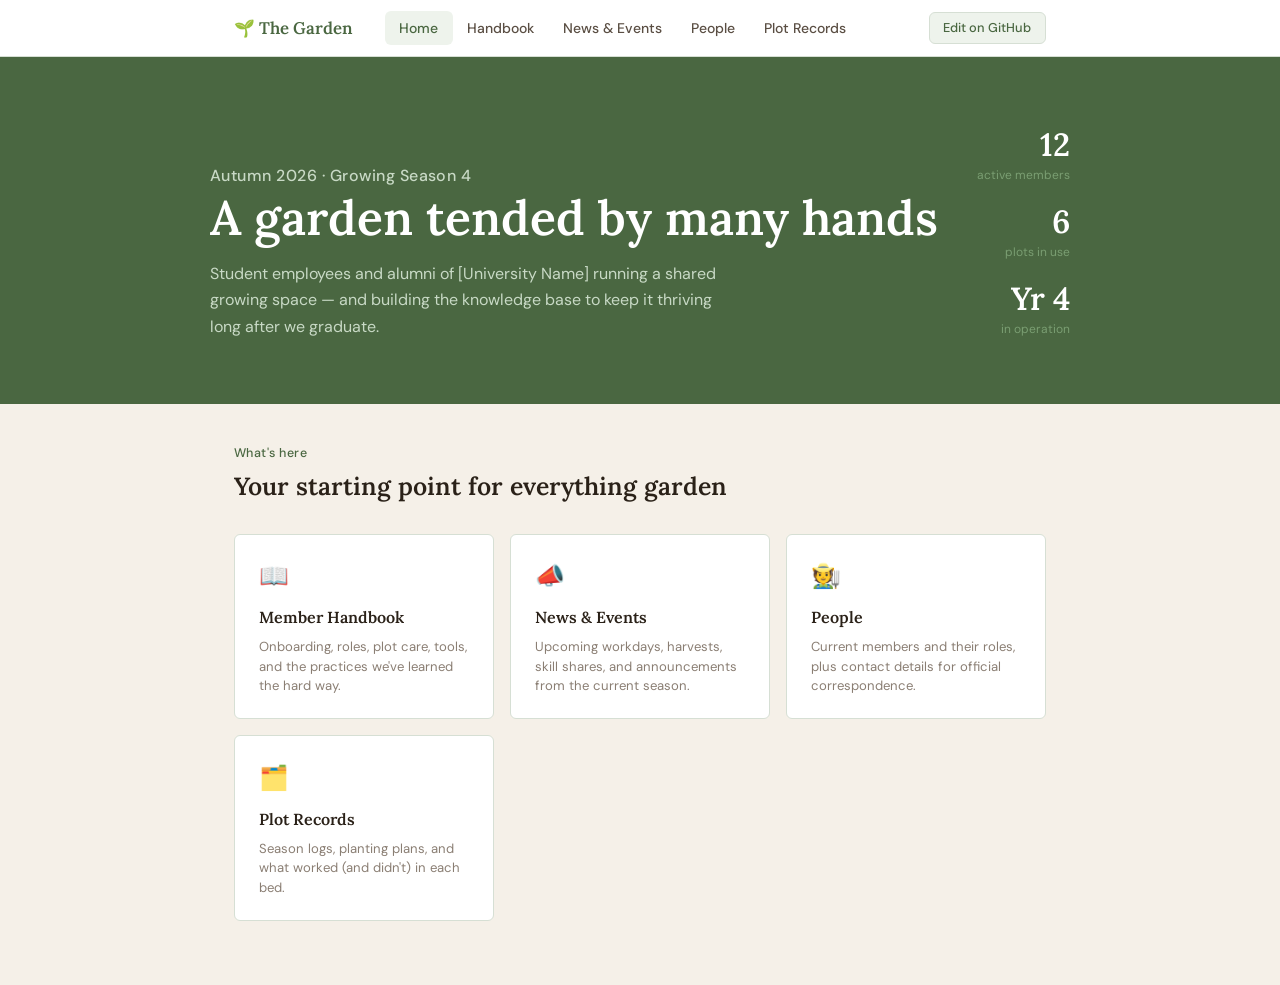
<file: index.html>
<!DOCTYPE html>
<html lang="en">
<head>
<meta charset="UTF-8">
<meta name="viewport" content="width=device-width, initial-scale=1, viewport-fit=cover">
<title>The Garden — Community Growing Project</title>
<link rel="icon" href="data:image/svg+xml,<svg xmlns='http://www.w3.org/2000/svg' viewBox='0 0 100 100'><text y='.9em' font-size='90'>🌱</text></svg>">
<link href="https://fonts.googleapis.com/css2?family=Lora:ital,wght@0,400;0,600;1,400&family=DM+Sans:wght@400;500&display=swap" rel="stylesheet">
<link rel="stylesheet" href="assets/css/site.css">
</head>
<body>
<nav>
  <div class="nav-inner">
    <a class="nav-logo" href="index.html">🌱 The Garden</a>
    <ul class="nav-links">
      <li><a href="index.html" class="active">Home</a></li>
      <li><a href="pages/handbook.html">Handbook</a></li>
      <li><a href="pages/news.html">News &amp; Events</a></li>
      <li><a href="pages/people.html">People</a></li>
      <li><a href="pages/plot-records.html">Plot Records</a></li>
    </ul>
    <a class="nav-cta" href="https://github.com/your-org/community-garden" target="_blank" rel="noopener">Edit on GitHub</a>
  </div>
</nav>
<main>
<div class="hero">
    <div class="hero-inner">
      <div>
        <p class="hero-season">Autumn 2026 · Growing Season 4</p>
        <h1>A garden tended by many hands</h1>
        <p>Student employees and alumni of [University Name] running a shared growing space — and building the knowledge base to keep it thriving long after we graduate.</p>
      </div>
      <div class="hero-stat-block">
        <div class="hero-stat"><strong>12</strong><span>active members</span></div>
        <div class="hero-stat"><strong>6</strong><span>plots in use</span></div>
        <div class="hero-stat"><strong>Yr 4</strong><span>in operation</span></div>
      </div>
    </div>
  </div>

  <div class="content">
    <p class="section-label">What's here</p>
    <h2>Your starting point for everything garden</h2>
    <div class="card-grid">
      <a class="card" href="pages/handbook.html">
        <div class="card-icon">📖</div>
        <h3>Member Handbook</h3>
        <p>Onboarding, roles, plot care, tools, and the practices we've learned the hard way.</p>
      </a>
      <a class="card" href="pages/news.html">
        <div class="card-icon">📣</div>
        <h3>News &amp; Events</h3>
        <p>Upcoming workdays, harvests, skill shares, and announcements from the current season.</p>
      </a>
      <a class="card" href="pages/people.html">
        <div class="card-icon">🧑‍🌾</div>
        <h3>People</h3>
        <p>Current members and their roles, plus contact details for official correspondence.</p>
      </a>
      <a class="card" href="pages/plot-records.html">
        <div class="card-icon">🗂️</div>
        <h3>Plot Records</h3>
        <p>Season logs, planting plans, and what worked (and didn't) in each bed.</p>
      </a>
    </div>
  </div>
</main>
</body>
</html>
</file>
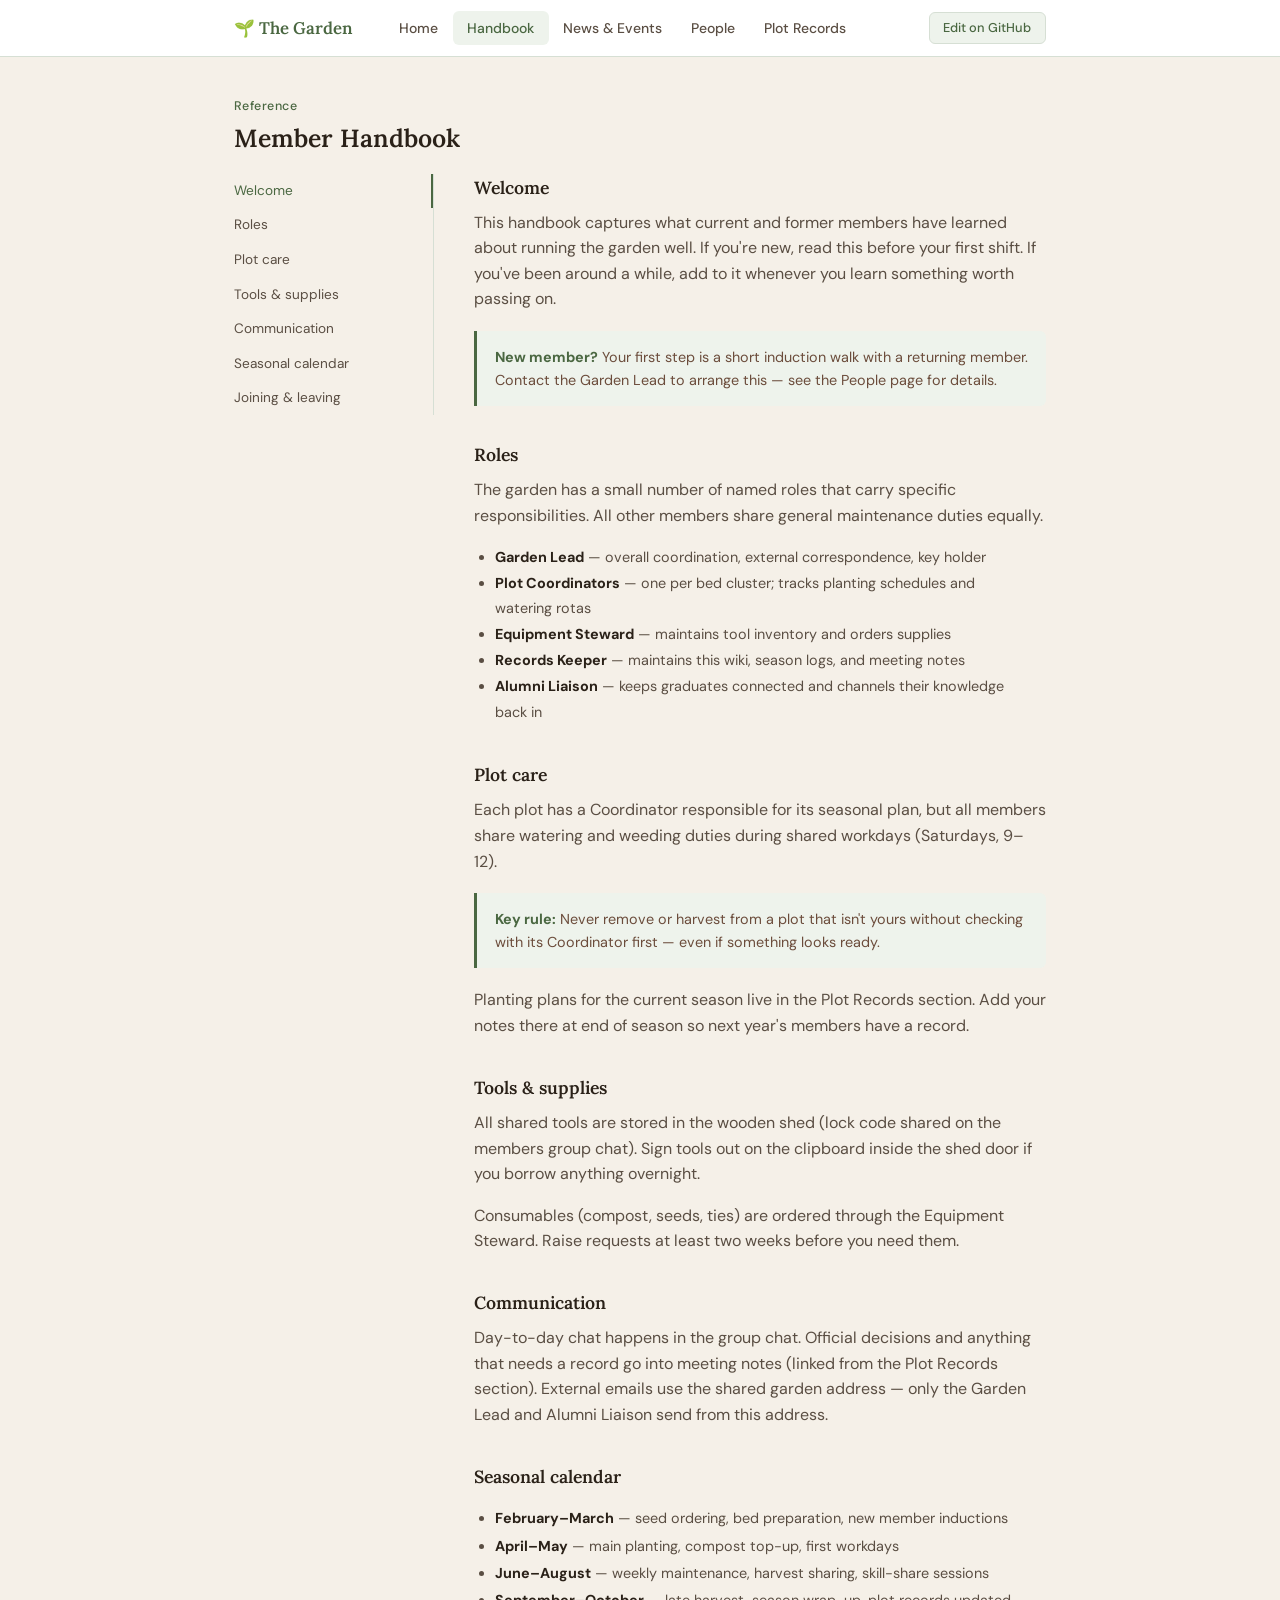
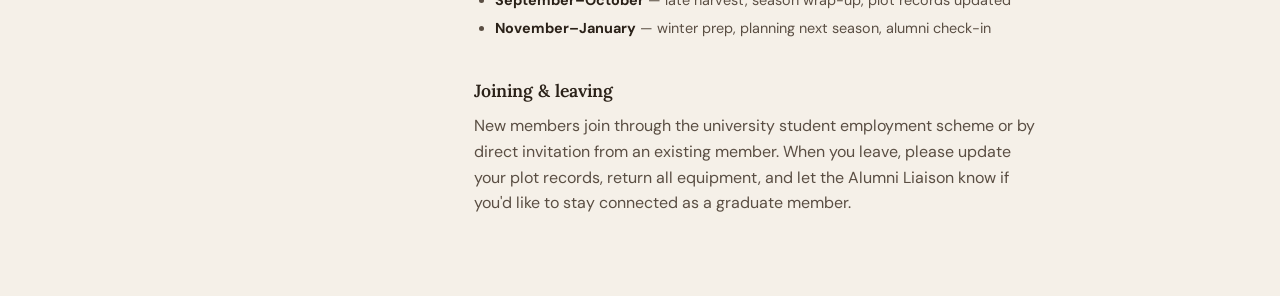
<file: pages/handbook.html>
<!DOCTYPE html>
<html lang="en">
<head>
<meta charset="UTF-8">
<meta name="viewport" content="width=device-width, initial-scale=1, viewport-fit=cover">
<title>The Garden — Community Growing Project</title>
<link rel="icon" href="data:image/svg+xml,<svg xmlns='http://www.w3.org/2000/svg' viewBox='0 0 100 100'><text y='.9em' font-size='90'>🌱</text></svg>">
<link href="https://fonts.googleapis.com/css2?family=Lora:ital,wght@0,400;0,600;1,400&family=DM+Sans:wght@400;500&display=swap" rel="stylesheet">
<link rel="stylesheet" href="../assets/css/site.css">
</head>
<body>
<nav>
  <div class="nav-inner">
    <a class="nav-logo" href="../index.html">🌱 The Garden</a>
    <ul class="nav-links">
      <li><a href="../index.html">Home</a></li>
      <li><a href="handbook.html" class="active">Handbook</a></li>
      <li><a href="news.html">News &amp; Events</a></li>
      <li><a href="people.html">People</a></li>
      <li><a href="plot-records.html">Plot Records</a></li>
    </ul>
    <a class="nav-cta" href="https://github.com/your-org/community-garden" target="_blank" rel="noopener">Edit on GitHub</a>
  </div>
</nav>
<main>
<div class="content">
    <p class="section-label">Reference</p>
    <h2>Member Handbook</h2>

    <div class="handbook-layout">
      <ul class="handbook-nav">
        <li><a href="#welcome" class="active">Welcome</a></li>
        <li><a href="#roles">Roles</a></li>
        <li><a href="#plots">Plot care</a></li>
        <li><a href="#tools">Tools &amp; supplies</a></li>
        <li><a href="#comms">Communication</a></li>
        <li><a href="#seasons">Seasonal calendar</a></li>
        <li><a href="#joining">Joining &amp; leaving</a></li>
      </ul>

      <div class="handbook-body">
        <h3 id="welcome">Welcome</h3>
        <p>This handbook captures what current and former members have learned about running the garden well. If you're new, read this before your first shift. If you've been around a while, add to it whenever you learn something worth passing on.</p>
        <div class="callout"><strong>New member?</strong> Your first step is a short induction walk with a returning member. Contact the Garden Lead to arrange this — see the People page for details.</div>

        <h3 id="roles">Roles</h3>
        <p>The garden has a small number of named roles that carry specific responsibilities. All other members share general maintenance duties equally.</p>
        <ul style="color:var(--text-mid); font-size:0.9rem; padding-left:1.3rem; max-width:55ch; line-height:1.8;">
          <li><strong style="color:var(--text)">Garden Lead</strong> — overall coordination, external correspondence, key holder</li>
          <li><strong style="color:var(--text)">Plot Coordinators</strong> — one per bed cluster; tracks planting schedules and watering rotas</li>
          <li><strong style="color:var(--text)">Equipment Steward</strong> — maintains tool inventory and orders supplies</li>
          <li><strong style="color:var(--text)">Records Keeper</strong> — maintains this wiki, season logs, and meeting notes</li>
          <li><strong style="color:var(--text)">Alumni Liaison</strong> — keeps graduates connected and channels their knowledge back in</li>
        </ul>

        <h3 id="plots">Plot care</h3>
        <p>Each plot has a Coordinator responsible for its seasonal plan, but all members share watering and weeding duties during shared workdays (Saturdays, 9–12).</p>
        <div class="callout"><strong>Key rule:</strong> Never remove or harvest from a plot that isn't yours without checking with its Coordinator first — even if something looks ready.</div>
        <p>Planting plans for the current season live in the Plot Records section. Add your notes there at end of season so next year's members have a record.</p>

        <h3 id="tools">Tools &amp; supplies</h3>
        <p>All shared tools are stored in the wooden shed (lock code shared on the members group chat). Sign tools out on the clipboard inside the shed door if you borrow anything overnight.</p>
        <p>Consumables (compost, seeds, ties) are ordered through the Equipment Steward. Raise requests at least two weeks before you need them.</p>

        <h3 id="comms">Communication</h3>
        <p>Day-to-day chat happens in the group chat. Official decisions and anything that needs a record go into meeting notes (linked from the Plot Records section). External emails use the shared garden address — only the Garden Lead and Alumni Liaison send from this address.</p>

        <h3 id="seasons">Seasonal calendar</h3>
        <ul style="color:var(--text-mid); font-size:0.9rem; padding-left:1.3rem; max-width:55ch; line-height:1.9;">
          <li><strong style="color:var(--text)">February–March</strong> — seed ordering, bed preparation, new member inductions</li>
          <li><strong style="color:var(--text)">April–May</strong> — main planting, compost top-up, first workdays</li>
          <li><strong style="color:var(--text)">June–August</strong> — weekly maintenance, harvest sharing, skill-share sessions</li>
          <li><strong style="color:var(--text)">September–October</strong> — late harvest, season wrap-up, plot records updated</li>
          <li><strong style="color:var(--text)">November–January</strong> — winter prep, planning next season, alumni check-in</li>
        </ul>

        <h3 id="joining">Joining &amp; leaving</h3>
        <p>New members join through the university student employment scheme or by direct invitation from an existing member. When you leave, please update your plot records, return all equipment, and let the Alumni Liaison know if you'd like to stay connected as a graduate member.</p>
      </div>
    </div>
  </div>
</main>
</body>
</html>
</file>
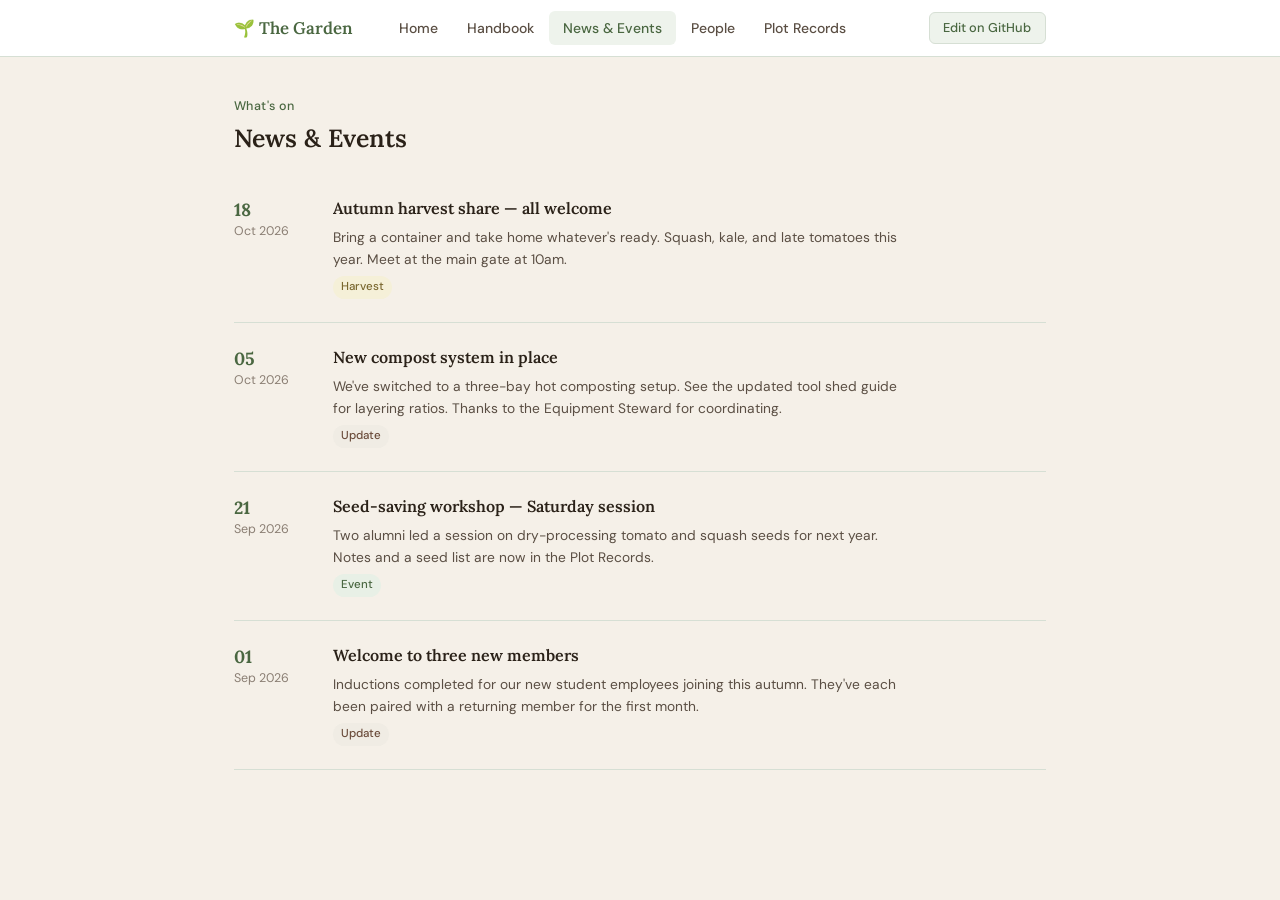
<file: pages/news.html>
<!DOCTYPE html>
<html lang="en">
<head>
<meta charset="UTF-8">
<meta name="viewport" content="width=device-width, initial-scale=1, viewport-fit=cover">
<title>The Garden — Community Growing Project</title>
<link rel="icon" href="data:image/svg+xml,<svg xmlns='http://www.w3.org/2000/svg' viewBox='0 0 100 100'><text y='.9em' font-size='90'>🌱</text></svg>">
<link href="https://fonts.googleapis.com/css2?family=Lora:ital,wght@0,400;0,600;1,400&family=DM+Sans:wght@400;500&display=swap" rel="stylesheet">
<link rel="stylesheet" href="../assets/css/site.css">
</head>
<body>
<nav>
  <div class="nav-inner">
    <a class="nav-logo" href="../index.html">🌱 The Garden</a>
    <ul class="nav-links">
      <li><a href="../index.html">Home</a></li>
      <li><a href="handbook.html">Handbook</a></li>
      <li><a href="news.html" class="active">News &amp; Events</a></li>
      <li><a href="people.html">People</a></li>
      <li><a href="plot-records.html">Plot Records</a></li>
    </ul>
    <a class="nav-cta" href="https://github.com/your-org/community-garden" target="_blank" rel="noopener">Edit on GitHub</a>
  </div>
</nav>
<main>
<div class="content">
    <p class="section-label">What's on</p>
    <h2>News &amp; Events</h2>

    <ul class="news-list">
      <li class="news-item">
        <div class="news-date"><strong>18</strong>Oct 2026</div>
        <div>
          <h4>Autumn harvest share — all welcome</h4>
          <p>Bring a container and take home whatever's ready. Squash, kale, and late tomatoes this year. Meet at the main gate at 10am.</p>
          <span class="tag tag-harvest">Harvest</span>
        </div>
      </li>
      <li class="news-item">
        <div class="news-date"><strong>05</strong>Oct 2026</div>
        <div>
          <h4>New compost system in place</h4>
          <p>We've switched to a three-bay hot composting setup. See the updated tool shed guide for layering ratios. Thanks to the Equipment Steward for coordinating.</p>
          <span class="tag tag-update">Update</span>
        </div>
      </li>
      <li class="news-item">
        <div class="news-date"><strong>21</strong>Sep 2026</div>
        <div>
          <h4>Seed-saving workshop — Saturday session</h4>
          <p>Two alumni led a session on dry-processing tomato and squash seeds for next year. Notes and a seed list are now in the Plot Records.</p>
          <span class="tag tag-event">Event</span>
        </div>
      </li>
      <li class="news-item">
        <div class="news-date"><strong>01</strong>Sep 2026</div>
        <div>
          <h4>Welcome to three new members</h4>
          <p>Inductions completed for our new student employees joining this autumn. They've each been paired with a returning member for the first month.</p>
          <span class="tag tag-update">Update</span>
        </div>
      </li>
    </ul>
  </div>
</main>
</body>
</html>
</file>
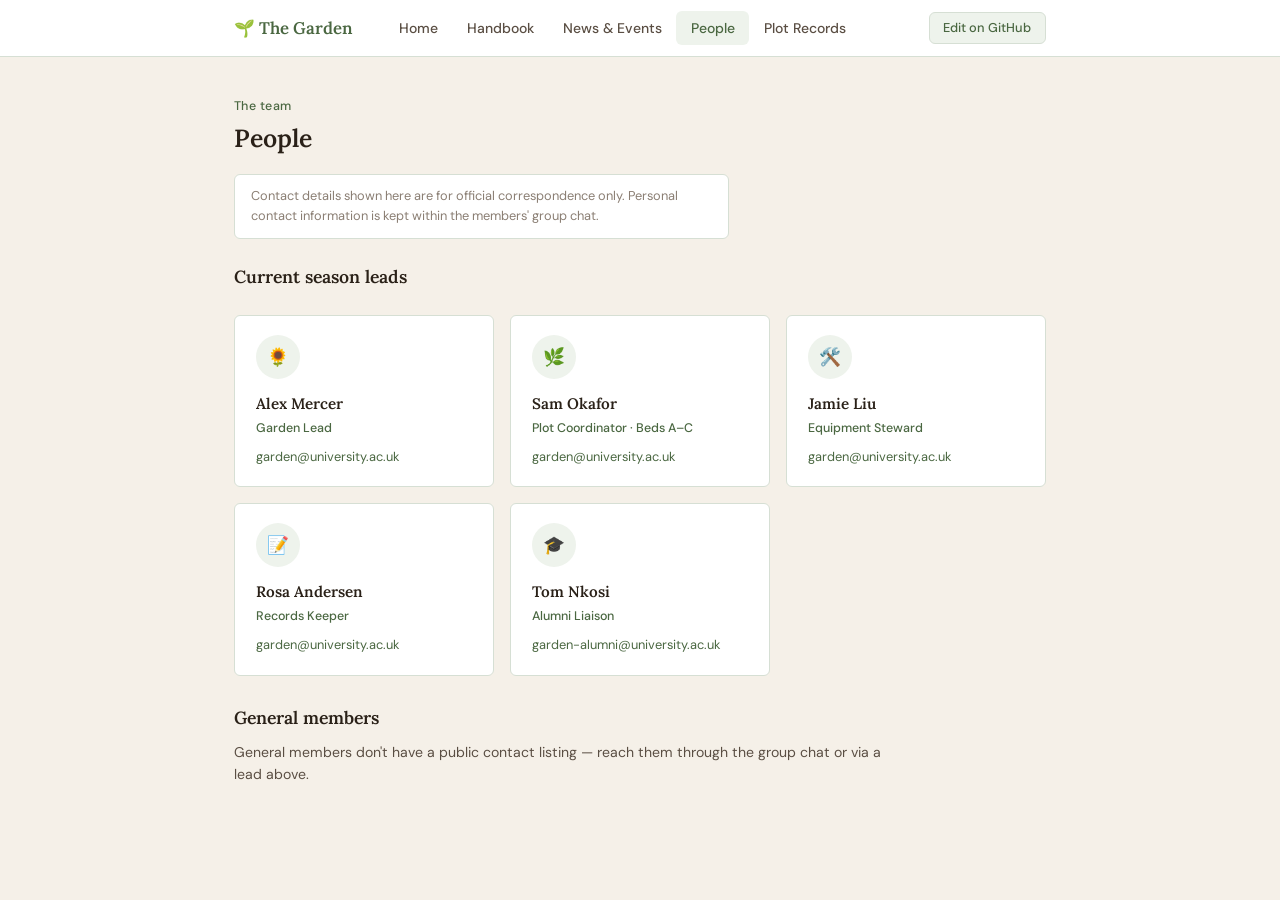
<file: pages/people.html>
<!DOCTYPE html>
<html lang="en">
<head>
<meta charset="UTF-8">
<meta name="viewport" content="width=device-width, initial-scale=1, viewport-fit=cover">
<title>The Garden — Community Growing Project</title>
<link rel="icon" href="data:image/svg+xml,<svg xmlns='http://www.w3.org/2000/svg' viewBox='0 0 100 100'><text y='.9em' font-size='90'>🌱</text></svg>">
<link href="https://fonts.googleapis.com/css2?family=Lora:ital,wght@0,400;0,600;1,400&family=DM+Sans:wght@400;500&display=swap" rel="stylesheet">
<link rel="stylesheet" href="../assets/css/site.css">
</head>
<body>
<nav>
  <div class="nav-inner">
    <a class="nav-logo" href="../index.html">🌱 The Garden</a>
    <ul class="nav-links">
      <li><a href="../index.html">Home</a></li>
      <li><a href="handbook.html">Handbook</a></li>
      <li><a href="news.html">News &amp; Events</a></li>
      <li><a href="people.html" class="active">People</a></li>
      <li><a href="plot-records.html">Plot Records</a></li>
    </ul>
    <a class="nav-cta" href="https://github.com/your-org/community-garden" target="_blank" rel="noopener">Edit on GitHub</a>
  </div>
</nav>
<main>
<div class="content">
    <p class="section-label">The team</p>
    <h2>People</h2>

    <p class="privacy-note">Contact details shown here are for official correspondence only. Personal contact information is kept within the members' group chat.</p>

    <h3 style="margin-top:0.5rem">Current season leads</h3>
    <div class="members-grid">
      <div class="member-card">
        <div class="member-avatar">🌻</div>
        <h4>Alex Mercer</h4>
        <p class="member-role">Garden Lead</p>
        <p class="member-contact"><a href="mailto:garden@university.ac.uk">garden@university.ac.uk</a></p>
      </div>
      <div class="member-card">
        <div class="member-avatar">🌿</div>
        <h4>Sam Okafor</h4>
        <p class="member-role">Plot Coordinator · Beds A–C</p>
        <p class="member-contact"><a href="mailto:garden@university.ac.uk">garden@university.ac.uk</a></p>
      </div>
      <div class="member-card">
        <div class="member-avatar">🛠️</div>
        <h4>Jamie Liu</h4>
        <p class="member-role">Equipment Steward</p>
        <p class="member-contact"><a href="mailto:garden@university.ac.uk">garden@university.ac.uk</a></p>
      </div>
      <div class="member-card">
        <div class="member-avatar">📝</div>
        <h4>Rosa Andersen</h4>
        <p class="member-role">Records Keeper</p>
        <p class="member-contact"><a href="mailto:garden@university.ac.uk">garden@university.ac.uk</a></p>
      </div>
      <div class="member-card">
        <div class="member-avatar">🎓</div>
        <h4>Tom Nkosi</h4>
        <p class="member-role">Alumni Liaison</p>
        <p class="member-contact"><a href="mailto:garden-alumni@university.ac.uk">garden-alumni@university.ac.uk</a></p>
      </div>
    </div>

    <h3>General members</h3>
    <p style="font-size:0.88rem;">General members don't have a public contact listing — reach them through the group chat or via a lead above.</p>
  </div>
</main>
</body>
</html>
</file>
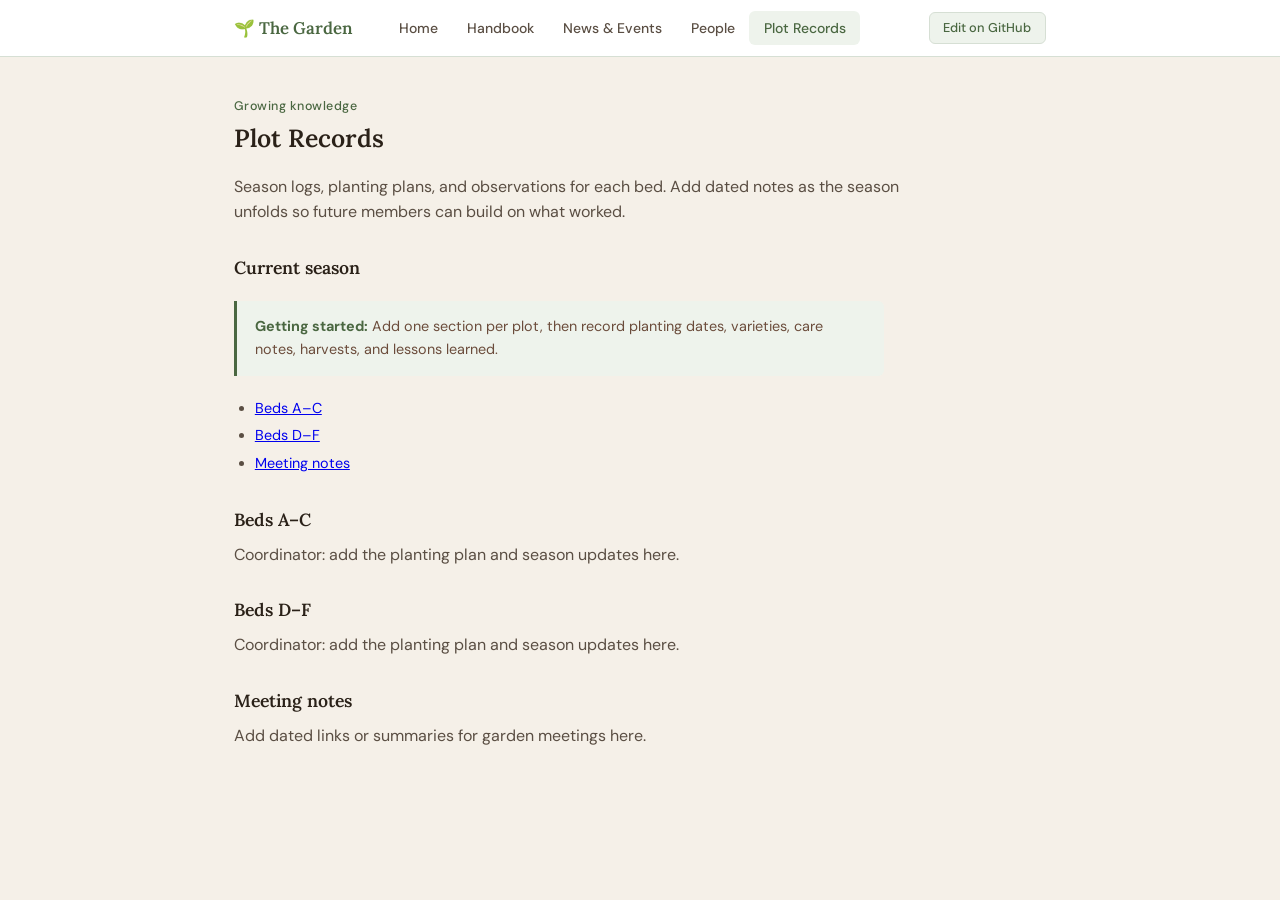
<file: pages/plot-records.html>
<!DOCTYPE html>
<html lang="en">
<head>
<meta charset="UTF-8">
<meta name="viewport" content="width=device-width, initial-scale=1, viewport-fit=cover">
<title>The Garden — Community Growing Project</title>
<link rel="icon" href="data:image/svg+xml,<svg xmlns='http://www.w3.org/2000/svg' viewBox='0 0 100 100'><text y='.9em' font-size='90'>🌱</text></svg>">
<link href="https://fonts.googleapis.com/css2?family=Lora:ital,wght@0,400;0,600;1,400&family=DM+Sans:wght@400;500&display=swap" rel="stylesheet">
<link rel="stylesheet" href="../assets/css/site.css">
</head>
<body>
<nav>
  <div class="nav-inner">
    <a class="nav-logo" href="../index.html">🌱 The Garden</a>
    <ul class="nav-links">
      <li><a href="../index.html">Home</a></li>
      <li><a href="handbook.html">Handbook</a></li>
      <li><a href="news.html">News &amp; Events</a></li>
      <li><a href="people.html">People</a></li>
      <li><a href="plot-records.html" class="active">Plot Records</a></li>
    </ul>
    <a class="nav-cta" href="https://github.com/your-org/community-garden" target="_blank" rel="noopener">Edit on GitHub</a>
  </div>
</nav>
<main>
<div class="content">
  <p class="section-label">Growing knowledge</p>
  <h2>Plot Records</h2>
  <p>Season logs, planting plans, and observations for each bed. Add dated notes as the season unfolds so future members can build on what worked.</p>
  <h3>Current season</h3>
  <div class="callout"><strong>Getting started:</strong> Add one section per plot, then record planting dates, varieties, care notes, harvests, and lessons learned.</div>
  <ul style="color:var(--text-mid); font-size:0.9rem; padding-left:1.3rem; max-width:55ch; line-height:1.9;">
    <li><a href="#bed-a">Beds A–C</a></li>
    <li><a href="#bed-b">Beds D–F</a></li>
    <li><a href="#meetings">Meeting notes</a></li>
  </ul>
  <h3 id="bed-a">Beds A–C</h3>
  <p>Coordinator: add the planting plan and season updates here.</p>
  <h3 id="bed-b">Beds D–F</h3>
  <p>Coordinator: add the planting plan and season updates here.</p>
  <h3 id="meetings">Meeting notes</h3>
  <p>Add dated links or summaries for garden meetings here.</p>
</div>
</main>
</body>
</html>
</file>
<file: assets/css/site.css>
:root {
    --sage:       #4a6741;
    --sage-light: #7a9e72;
    --sage-pale:  #eef3ec;
    --soil:       #3d2b1f;
    --soil-mid:   #6b4c3b;
    --straw:      #f5f0e8;
    --cloud:      #ffffff;
    --mist:       #d6dfd4;
    --text:       #2a2118;
    --text-mid:   #5a4e43;
    --text-light: #8a7e73;
    --radius:     6px;
    --max:        860px;

    box-sizing: border-box;
    padding-top: env(safe-area-inset-top, 0px);
    padding-bottom: env(safe-area-inset-bottom, 0px);
  }
  @media (prefers-color-scheme: dark) {
    :root:not([data-theme="light"]) {
      --sage-pale: #1e2b1c;
      --straw:     #1a1510;
      --cloud:     #232018;
      --mist:      #3a4238;
      --text:      #e8e2d8;
      --text-mid:  #b0a898;
      --text-light:#7a7068;
    }
  }
  *, *::before, *::after { box-sizing: inherit; }

  body {
    margin: 0;
    font-family: 'DM Sans', sans-serif;
    font-size: 16px;
    line-height: 1.6;
    color: var(--text);
    background: var(--straw);
  }

  /* ── Nav ── */
  nav {
    position: sticky;
    top: env(safe-area-inset-top, 0px);
    background: var(--cloud);
    border-bottom: 1px solid var(--mist);
    z-index: 100;
  }
  .nav-inner {
    max-width: var(--max);
    margin: 0 auto;
    padding: 0 1.5rem;
    display: flex;
    align-items: center;
    gap: 2rem;
    height: 56px;
  }
  .nav-logo {
    font-family: 'Lora', serif;
    font-weight: 600;
    font-size: 1.05rem;
    color: var(--sage);
    text-decoration: none;
    white-space: nowrap;
  }
  .nav-links {
    display: flex;
    gap: 0;
    list-style: none;
    margin: 0;
    padding: 0;
    flex: 1;
  }
  .nav-links a {
    display: block;
    padding: 0.35rem 0.9rem;
    font-size: 0.875rem;
    font-weight: 500;
    color: var(--text-mid);
    text-decoration: none;
    border-radius: var(--radius);
    transition: background 0.15s, color 0.15s;
  }
  .nav-links a:hover,
  .nav-links a.active {
    background: var(--sage-pale);
    color: var(--sage);
  }
  .nav-cta {
    margin-left: auto;
    font-size: 0.8rem;
    font-weight: 500;
    color: var(--sage);
    background: var(--sage-pale);
    border: 1px solid var(--mist);
    padding: 0.3rem 0.85rem;
    border-radius: var(--radius);
    text-decoration: none;
    white-space: nowrap;
  }
  .nav-cta:hover { background: var(--mist); }


  /* ── Hero ── */
  .hero {
    background: var(--sage);
    color: var(--straw);
    padding: 4.5rem 1.5rem 4rem;
    text-align: left;
  }
  .hero-inner {
    max-width: var(--max);
    margin: 0 auto;
    display: grid;
    grid-template-columns: 1fr auto;
    gap: 2rem;
    align-items: end;
  }
  .hero-season {
    font-size: 0.8rem;
    font-weight: 500;
    letter-spacing: 0.03em;
    color: var(--sage-light);
    margin-bottom: 0.8rem;
  }
  .hero h1 {
    font-family: 'Lora', serif;
    font-size: clamp(2rem, 5vw, 3rem);
    font-weight: 600;
    line-height: 1.15;
    margin: 0 0 1rem;
    color: #ffffff;
  }
  .hero p {
    max-width: 520px;
    font-size: 1rem;
    color: #c8d9c5;
    margin: 0;
    line-height: 1.65;
  }
  .hero-stat-block {
    display: flex;
    flex-direction: column;
    gap: 1.2rem;
    text-align: right;
    flex-shrink: 0;
  }
  .hero-stat strong {
    display: block;
    font-family: 'Lora', serif;
    font-size: 2rem;
    font-weight: 600;
    color: #ffffff;
    line-height: 1;
  }
  .hero-stat span {
    font-size: 0.75rem;
    color: var(--sage-light);
  }

  /* ── Main content area ── */
  .content {
    max-width: var(--max);
    margin: 0 auto;
    padding: 2.5rem 1.5rem 4rem;
  }

  /* ── Cards grid ── */
  .card-grid {
    display: grid;
    grid-template-columns: repeat(auto-fill, minmax(240px, 1fr));
    gap: 1rem;
    margin-top: 2rem;
  }
  .card {
    display: block;
    color: inherit;
    text-decoration: none;
    background: var(--cloud);
    border: 1px solid var(--mist);
    border-radius: var(--radius);
    padding: 1.4rem 1.5rem;
    cursor: pointer;
    transition: border-color 0.15s, box-shadow 0.15s;
  }
  .card:hover {
    border-color: var(--sage-light);
    box-shadow: 0 2px 12px rgba(74,103,65,0.1);
  }
  .card-icon { font-size: 1.5rem; margin-bottom: 0.6rem; }
  .card h3 {
    font-family: 'Lora', serif;
    font-size: 1rem;
    font-weight: 600;
    margin: 0 0 0.4rem;
    color: var(--text);
  }
  .card p {
    font-size: 0.82rem;
    color: var(--text-light);
    margin: 0;
    line-height: 1.5;
  }

  /* ── Section headings ── */
  .section-label {
    font-size: 0.78rem;
    font-weight: 500;
    color: var(--sage);
    letter-spacing: 0.04em;
    margin-bottom: 0.4rem;
  }
  h2 {
    font-family: 'Lora', serif;
    font-size: 1.55rem;
    font-weight: 600;
    margin: 0 0 1.2rem;
    color: var(--text);
    line-height: 1.25;
  }
  h3 {
    font-family: 'Lora', serif;
    font-size: 1.1rem;
    font-weight: 600;
    margin: 1.8rem 0 0.5rem;
    color: var(--text);
  }
  p { margin: 0 0 1rem; color: var(--text-mid); max-width: 65ch; }

  /* ── Handbook page ── */
  .handbook-layout {
    display: grid;
    grid-template-columns: 200px 1fr;
    gap: 2.5rem;
    align-items: start;
  }
  .handbook-nav {
    position: sticky;
    top: 72px;
    list-style: none;
    padding: 0;
    margin: 0;
    border-right: 1px solid var(--mist);
  }
  .handbook-nav li a {
    display: block;
    padding: 0.4rem 1rem 0.4rem 0;
    font-size: 0.85rem;
    color: var(--text-mid);
    text-decoration: none;
    border-right: 2px solid transparent;
    transition: color 0.15s, border-color 0.15s;
  }
  .handbook-nav li a:hover,
  .handbook-nav li a.active {
    color: var(--sage);
    border-right-color: var(--sage);
  }
  .handbook-body h3 { margin-top: 2.2rem; }
  .handbook-body h3:first-child { margin-top: 0; }

  /* ── Callout ── */
  .callout {
    background: var(--sage-pale);
    border-left: 3px solid var(--sage);
    border-radius: 0 var(--radius) var(--radius) 0;
    padding: 0.9rem 1.1rem;
    margin: 1.2rem 0;
    font-size: 0.9rem;
    color: var(--soil-mid);
    max-width: 65ch;
  }
  .callout strong { color: var(--sage); }

  /* ── News ── */
  .news-list { list-style: none; padding: 0; margin: 0; }
  .news-item {
    display: grid;
    grid-template-columns: 80px 1fr;
    gap: 1.2rem;
    padding: 1.4rem 0;
    border-bottom: 1px solid var(--mist);
    align-items: start;
  }
  .news-date {
    font-size: 0.78rem;
    color: var(--text-light);
    line-height: 1.4;
    padding-top: 0.15rem;
  }
  .news-date strong { display: block; font-size: 1.1rem; color: var(--sage); font-family: 'Lora', serif; }
  .news-item h4 { font-family: 'Lora', serif; font-size: 1rem; font-weight: 600; margin: 0 0 0.25rem; color: var(--text); }
  .news-item p { font-size: 0.86rem; margin: 0; }
  .tag {
    display: inline-block;
    font-size: 0.72rem;
    font-weight: 500;
    padding: 0.15rem 0.5rem;
    border-radius: 99px;
    margin-top: 0.4rem;
  }
  .tag-event { background: #e8f0e6; color: var(--sage); }
  .tag-update { background: #f0ece4; color: var(--soil-mid); }
  .tag-harvest { background: #f5f0d8; color: #7a6830; }

  /* ── Members ── */
  .members-grid {
    display: grid;
    grid-template-columns: repeat(auto-fill, minmax(220px, 1fr));
    gap: 1rem;
    margin-top: 1.5rem;
  }
  .member-card {
    background: var(--cloud);
    border: 1px solid var(--mist);
    border-radius: var(--radius);
    padding: 1.2rem 1.3rem;
  }
  .member-avatar {
    width: 44px;
    height: 44px;
    border-radius: 50%;
    background: var(--sage-pale);
    display: flex;
    align-items: center;
    justify-content: center;
    font-size: 1.1rem;
    margin-bottom: 0.8rem;
  }
  .member-card h4 { font-family: 'Lora', serif; font-size: 0.95rem; font-weight: 600; margin: 0 0 0.15rem; color: var(--text); }
  .member-role { font-size: 0.78rem; color: var(--sage); font-weight: 500; margin: 0 0 0.5rem; }
  .member-contact { font-size: 0.8rem; color: var(--text-light); margin: 0; }
  .member-contact a { color: var(--sage); text-decoration: none; }
  .member-contact a:hover { text-decoration: underline; }
  .privacy-note {
    font-size: 0.8rem;
    color: var(--text-light);
    background: var(--cloud);
    border: 1px solid var(--mist);
    border-radius: var(--radius);
    padding: 0.7rem 1rem;
    margin-bottom: 1.5rem;
    max-width: 55ch;
  }

  /* ── Responsive ── */
  @media (max-width: 640px) {
    .hero-inner { grid-template-columns: 1fr; }
    .hero-stat-block { flex-direction: row; text-align: left; }
    .handbook-layout { grid-template-columns: 1fr; }
    .handbook-nav { position: static; border-right: none; border-bottom: 1px solid var(--mist); padding-bottom: 1rem; margin-bottom: 1.5rem; display: flex; flex-wrap: wrap; gap: 0.2rem; }
    .handbook-nav li a { border-right: none; border-bottom: 2px solid transparent; padding: 0.3rem 0.7rem; }
    .nav-links { display: none; }
  }

  @media (prefers-reduced-motion: reduce) {
    * { transition: none !important; }
  }
</file>
